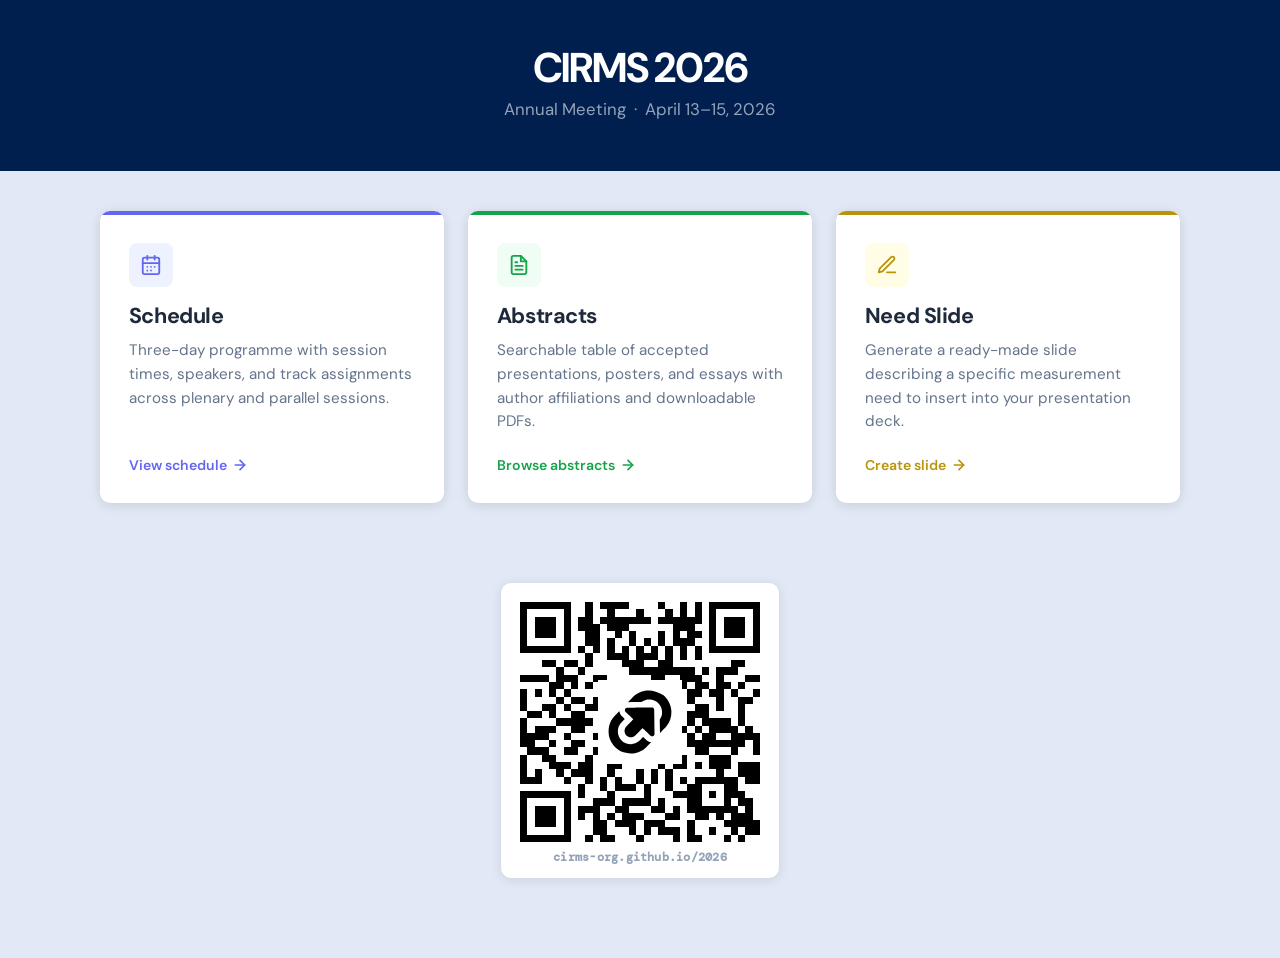
<file: index.html>
<!DOCTYPE html>
<html lang="en">
<head>
  <meta charset="UTF-8">
  <meta name="viewport" content="width=device-width, initial-scale=1">
  <title>CIRMS 2026 — Annual Meeting</title>
  <link href="https://fonts.googleapis.com/css2?family=DM+Mono:wght@400&family=DM+Sans:wght@400;500;600;700&display=swap" rel="stylesheet">
  <link href="index.css" rel="stylesheet">
</head>
<body>

<header class="site-header">
  <h1>CIRMS 2026</h1>
  <p class="meta">Annual Meeting &nbsp;·&nbsp; April 13&ndash;15, 2026</p>
</header>

<main>
  <div class="cards">

    <a class="card card--schedule" href="schedule/">
      <div class="card-icon">
        <svg viewBox="0 0 24 24"><rect x="3" y="4" width="18" height="18" rx="2"/><line x1="16" y1="2" x2="16" y2="6"/><line x1="8" y1="2" x2="8" y2="6"/><line x1="3" y1="10" x2="21" y2="10"/><line x1="8" y1="14" x2="8" y2="14.01"/><line x1="12" y1="14" x2="12" y2="14.01"/><line x1="16" y1="14" x2="16" y2="14.01"/><line x1="8" y1="18" x2="8" y2="18.01"/><line x1="12" y1="18" x2="12" y2="18.01"/></svg>
      </div>
      <h2>Schedule</h2>
      <p>Three-day programme with session times, speakers, and track assignments across plenary and parallel sessions.</p>
      <span class="card-cta">View schedule <svg viewBox="0 0 24 24"><line x1="5" y1="12" x2="19" y2="12"/><polyline points="12 5 19 12 12 19"/></svg></span>
    </a>

    <a class="card card--abstracts" href="abstracts/">
      <div class="card-icon">
        <svg viewBox="0 0 24 24"><path d="M14 2H6a2 2 0 0 0-2 2v16a2 2 0 0 0 2 2h12a2 2 0 0 0 2-2V8z"/><polyline points="14 2 14 8 20 8"/><line x1="16" y1="13" x2="8" y2="13"/><line x1="16" y1="17" x2="8" y2="17"/><line x1="10" y1="9" x2="8" y2="9"/></svg>
      </div>
      <h2>Abstracts</h2>
      <p>Searchable table of accepted presentations, posters, and essays with author affiliations and downloadable PDFs.</p>
      <span class="card-cta">Browse abstracts <svg viewBox="0 0 24 24"><line x1="5" y1="12" x2="19" y2="12"/><polyline points="12 5 19 12 12 19"/></svg></span>
    </a>

    <a class="card card--need" href="need/">
      <div class="card-icon">
        <svg viewBox="0 0 24 24"><path d="M12 20h9"/><path d="M16.5 3.5a2.121 2.121 0 0 1 3 3L7 19l-4 1 1-4L16.5 3.5z"/></svg>
      </div>
      <h2>Need Slide</h2>
      <p>Generate a ready-made slide describing a specific measurement need to insert into your presentation deck.</p>
      <span class="card-cta">Create slide <svg viewBox="0 0 24 24"><line x1="5" y1="12" x2="19" y2="12"/><polyline points="12 5 19 12 12 19"/></svg></span>
    </a>

  </div>

  <div class="qr-section">
    <div class="qr-wrap">
      <img src="assets/cirsm-2026-qr.svg" alt="QR code linking to CIRMS 2026 site">
      <div class="qr-label"><a href="https://cirms-org.github.io/2026">cirms-org.github.io/2026</a></div>
    </div>
  </div>
</main>

</body>
</html>
</file>
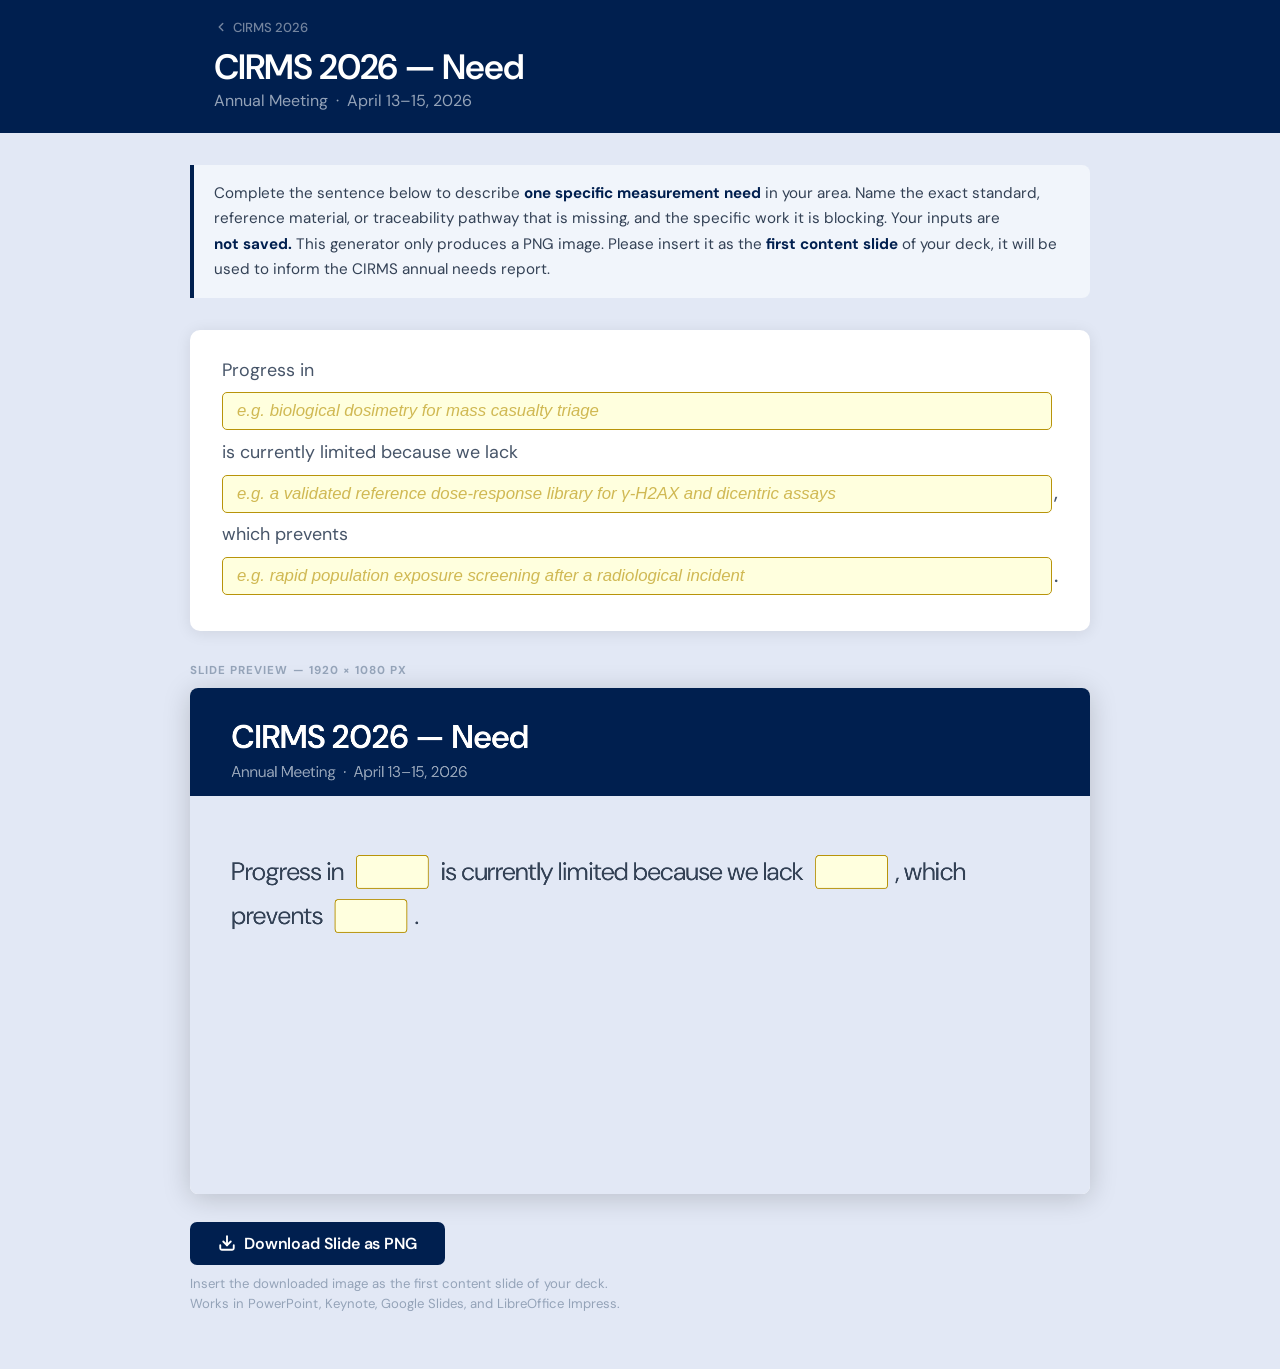
<file: need/index.html>
<!DOCTYPE html>
<html lang="en">
<head>
  <meta charset="UTF-8">
  <meta name="viewport" content="width=device-width, initial-scale=1">
  <title>CIRMS 2026 — Need</title>
  <link href="https://fonts.googleapis.com/css2?family=DM+Sans:wght@400;500;600&family=DM+Mono:wght@400&display=swap" rel="stylesheet">
  <link href="need.css" rel="stylesheet">
</head>
<body>

<!-- ── Header — same markup pattern as schedule ──────────────────────── -->
<header class="conf-header">
  <div class="container">
    <a href="/2026/" class="back-link">
        <svg width="14" height="14" viewBox="0 0 24 24" fill="none" stroke="currentColor"
            stroke-width="2.5" stroke-linecap="round" stroke-linejoin="round"
            style="vertical-align: -2px; margin-right: 2px;">
            <polyline points="15 18 9 12 15 6"/>
        </svg>
        CIRMS 2026
    </a>
    <h1>CIRMS 2026 — Need</h1>
    <p class="conf-meta">Annual Meeting &nbsp;·&nbsp; April 13–15, 2026</p>
  </div>
</header>

<div class="container main-content">

  <div class="instruction">
    Complete the sentence below to describe <strong>one specific measurement need</strong> in your area. Name the exact standard, reference material, or traceability pathway that is missing, and the specific work it is blocking. Your inputs are <strong>not&nbsp;saved.</strong> This generator only produces a PNG image. Please insert it as the <strong>first content slide</strong> of your deck, it will be used to inform the CIRMS annual needs report.
  </div>

  <!-- ── Sentence form ─────────────────────────────────────────────── -->
  <div class="need-form">
    <div class="sentence-builder">

      <span class="sentence-frag">Progress in</span>
      <div class="input-punct-wrap">
        <div class="input-wrap">
          <input class="blank-input" id="f-area" type="text" maxlength="90"
                 placeholder="e.g. biological dosimetry for mass casualty triage"
                 autocomplete="off">
          <span class="char-countdown" id="cd-area">90</span>
        </div>
        <span class="punct punct-invisible">.</span>
      </div>

      <span class="sentence-frag">is currently limited because we lack</span>
      <div class="input-punct-wrap">
        <div class="input-wrap">
          <input class="blank-input" id="f-standard" type="text" maxlength="90"
                 placeholder="e.g. a validated reference dose-response library for γ-H2AX and dicentric assays"
                 autocomplete="off">
          <span class="char-countdown" id="cd-standard">80</span>
        </div>
        <span class="punct"> ,</span>
      </div>

      <span class="sentence-frag">which prevents</span>
      <div class="input-punct-wrap">
        <div class="input-wrap">
          <input class="blank-input" id="f-capability" type="text" maxlength="90"
                 placeholder="e.g. rapid population exposure screening after a radiological incident"
                 autocomplete="off">
          <span class="char-countdown" id="cd-capability">90</span>
        </div>
        <span class="punct"> .</span>
      </div>

    </div>
  </div>

  <!-- ── Slide preview ─────────────────────────────────────────────── -->
  <div class="preview-label">Slide Preview — 1920 × 1080 px</div>
  <div class="preview-wrapper">
    <canvas id="slidePreview"></canvas>
  </div>

  <!-- ── Download ──────────────────────────────────────────────────── -->
  <button class="btn-download" id="btnDownload">
    <svg width="18" height="18" viewBox="0 0 24 24" fill="none" stroke="currentColor"
         stroke-width="2.5" stroke-linecap="round" stroke-linejoin="round">
      <path d="M21 15v4a2 2 0 0 1-2 2H5a2 2 0 0 1-2-2v-4"/>
      <polyline points="7 10 12 15 17 10"/>
      <line x1="12" y1="15" x2="12" y2="3"/>
    </svg>
    Download Slide as PNG
  </button>
  <p class="download-note">
    Insert the downloaded image as the first content slide of your deck.<br>
    Works in PowerPoint, Keynote, Google Slides, and LibreOffice Impress.
  </p>

</div>

<script src="need.js"></script>
</body>
</html>
</file>
<file: index.css>
/* ── Variables ────────────────────────────────────────────────────────── */

:root {
  --navy:  #001f4f;
  --bg:    #e2e8f5;
  --text:  #1e293b;
  --muted: #94a3b8;
}

/* ── Reset ────────────────────────────────────────────────────────────── */

*, *::before, *::after { box-sizing: border-box; margin: 0; padding: 0; }

body {
  font-family: 'DM Sans', sans-serif;
  background: var(--bg);
  color: var(--text);
  min-height: 100dvh;
  display: flex;
  flex-direction: column;
}

/* ── Header ───────────────────────────────────────────────────────────── */

.site-header {
  background: var(--navy);
  color: #fff;
  padding: 2.8rem 2rem 3.2rem;
  text-align: center;
}

.site-header h1 {
  font-size: 2.6rem;
  font-weight: 700;
  letter-spacing: -0.03em;
  line-height: 1.15;
}

.site-header .meta {
  color: var(--muted);
  font-size: 1.05rem;
  margin-top: 0.35rem;
}

/* ── Main ─────────────────────────────────────────────────────────────── */

main {
  flex: 1;
  display: flex;
  flex-direction: column;
  align-items: center;
  padding: 2.5rem 1.5rem 4rem;
}

/* ── Card grid ────────────────────────────────────────────────────────── */

.cards {
  display: grid;
  grid-template-columns: repeat(auto-fit, minmax(280px, 1fr));
  gap: 1.5rem;
  width: 100%;
  max-width: 1080px;
}

/* ── Card ─────────────────────────────────────────────────────────────── */

.card {
  background: #fff;
  border-radius: 10px;
  box-shadow: 0 2px 12px rgba(0,0,0,0.12);
  padding: 2rem 1.8rem 1.8rem;
  text-decoration: none;
  color: var(--text);
  display: flex;
  flex-direction: column;
  gap: 0.6rem;
  position: relative;
  overflow: hidden;
  transition: transform 0.2s, box-shadow 0.2s;
}

.card::before {
  content: '';
  position: absolute;
  top: 0; left: 0; right: 0;
  height: 4px;
  background: var(--accent);
}

.card:hover {
  transform: translateY(-4px);
  box-shadow: 0 8px 24px rgba(0,0,0,0.16);
}

.card-icon {
  width: 44px;
  height: 44px;
  border-radius: 8px;
  background: var(--accent-bg);
  display: flex;
  align-items: center;
  justify-content: center;
}

.card-icon svg {
  width: 22px;
  height: 22px;
  stroke: var(--accent);
  fill: none;
  stroke-width: 2;
  stroke-linecap: round;
  stroke-linejoin: round;
}

.card h2 {
  font-size: 1.35rem;
  font-weight: 700;
  letter-spacing: -0.02em;
  margin-top: 0.3rem;
}

.card p {
  font-size: 0.95rem;
  color: #64748b;
  line-height: 1.55;
}

.card-cta {
  margin-top: auto;
  padding-top: 0.8rem;
  font-size: 0.88rem;
  font-weight: 600;
  color: var(--accent);
  display: flex;
  align-items: center;
  gap: 0.35rem;
  transition: gap 0.15s;
}

.card:hover .card-cta { gap: 0.55rem; }

.card-cta svg {
  width: 16px;
  height: 16px;
  stroke: var(--accent);
  fill: none;
  stroke-width: 2.5;
  stroke-linecap: round;
  stroke-linejoin: round;
  transition: transform 0.15s;
}

.card:hover .card-cta svg { transform: translateX(2px); }

/* Card accents */
.card--schedule  { --accent: #6366f1; --accent-bg: #eef2ff; }
.card--abstracts { --accent: #16a34a; --accent-bg: #f0fdf4; }
.card--need      { --accent: #b8940a; --accent-bg: #fffde6; }

/* ── QR code ──────────────────────────────────────────────────────────── */

.qr-section {
  text-align: center;
  padding: 5rem 1rem 1rem;
}

.qr-wrap {
  display: inline-block;
  background: #fff;
  border-radius: 10px;
  padding: 1.2rem 1.2rem 0.8rem;
  box-shadow: 0 2px 12px rgba(0,0,0,0.10);
}

.qr-wrap img {
  display: block;
  width: 240px;
  height: 240px;
}

.qr-label {
  font-family: 'DM Mono', monospace;
  font-size: 0.72rem;
  font-weight: 600;
  color: var(--muted);
  letter-spacing: 0.02em;
  margin-top: 0.5rem;
}

.qr-label a {
  color: inherit;
  text-decoration: none;
}

.qr-label a:hover { text-decoration: underline; }

/* ── Footer ───────────────────────────────────────────────────────────── */

.site-footer {
  text-align: center;
  padding: 1.2rem 1rem;
  font-size: 0.82rem;
  color: var(--muted);
}

.site-footer a {
  color: var(--navy);
  text-decoration: none;
  font-weight: 500;
}

.site-footer a:hover { text-decoration: underline; }

/* ── Mobile ───────────────────────────────────────────────────────────── */

@media (max-width: 480px) {
  .site-header     { padding: 2rem 1.2rem 2.4rem; }
  .site-header h1  { font-size: 1.9rem; }
  main             { padding: 1.5rem 1rem 3rem; }
  .card            { padding: 1.5rem 1.4rem 1.4rem; }
  .qr-section      { padding-top: 2.5rem; }
}
</file>
<file: need/need.css>
/* ── Variables — mirror schedule.css ────────────────────────────────── */

:root {
  --cirms-blue:  #001f4f;
  --background:  #e2e8f5;
  --text:        #1e293b;
  --muted:       #94a3b8;
  --high-bg:     #ffffde;
  --high-border: #b8940a;
  --high-text:   #907823;
}

*, *::before, *::after { box-sizing: border-box; margin: 0; padding: 0; }

body {
  font-family: 'DM Sans', sans-serif;
  background: var(--background);
  color: var(--text);
  min-height: 100vh;
}

/* ── Header — identical to schedule ─────────────────────────────────── */

.conf-header {
  background: var(--cirms-blue);
  color: #fff;
  padding: 1rem 0 1.4rem;
}
.conf-header h1 {
  font-size: 2.2rem;
  font-weight: 600;
  letter-spacing: -0.03em;
  margin: 0;
}
.conf-header .conf-meta {
  color: var(--muted);
  font-size: 1rem;
  margin: 0;
}

.back-link {
    display: inline-block;
    font-size: 0.82rem;
    font-weight: 500;
    color: rgba(255,255,255,0.45);
    text-decoration: none;
    margin-bottom: 0.5rem;
    transition: color 0.15s;
}

.back-link:hover {
    color: rgba(255,255,255,0.85);
}

/* ── Layout ──────────────────────────────────────────────────────────── */

.container {
  max-width: 900px;
  margin: 0 auto;
  padding: 0 1.5rem;
}

.main-content { padding: 2rem 0 3.5rem; }

/* ── Instruction banner ──────────────────────────────────────────────── */

.instruction {
  background: #f1f5fb;
  border-left: 4px solid var(--cirms-blue);
  border-radius: 0 8px 8px 0;
  padding: 1rem 1.25rem;
  margin-bottom: 2rem;
  font-size: 0.95rem;
  line-height: 1.65;
  color: #334155;
}
.instruction strong { color: var(--cirms-blue); }

/* ── Sentence form card ──────────────────────────────────────────────── */

.need-form {
  background: #fff;
  border-radius: 10px;
  padding: 1.75rem 2rem 2.25rem;
  box-shadow: 0 2px 16px rgba(0,0,0,0.09);
  margin-bottom: 2rem;
}

/* Vertical form: connective text + full-width input, stacked */
.sentence-builder {
  display: flex;
  flex-direction: column;
  gap: 0.6rem;
  font-size: 1.12rem;
  color: #475569;
  font-weight: 400;
}

.sentence-frag { line-height: 1.4; }

.blank-input {
  display: block;
  width: 100%;
  font-size: 1.05rem;
  font-weight: 600;
  color: var(--high-text);
  background: var(--high-bg);
  border: 1.5px solid var(--high-border);
  border-radius: 5px;
  padding: 8px 14px;
  outline: none;
  transition: border-color 0.15s, box-shadow 0.15s;
}
.blank-input:focus {
  border-color: var(--cirms-blue);
  box-shadow: 0 0 0 3px rgba(0,31,79,0.13);
}
.blank-input::placeholder {
  color: var(--high-border);
  opacity: 0.65;
  font-weight: 400;
  font-style: italic;
}

/* ── Slide preview ───────────────────────────────────────────────────── */

.preview-label {
  font-size: 0.72rem;
  font-weight: 700;
  text-transform: uppercase;
  letter-spacing: 0.09em;
  color: var(--muted);
  margin-bottom: 0.6rem;
}
.preview-wrapper {
  border-radius: 8px;
  overflow: hidden;
  box-shadow: 0 4px 28px rgba(0,0,0,0.18);
  background: #fff;
  margin-bottom: 1.75rem;
  line-height: 0; /* kill baseline gap under canvas */
}
#slidePreview {
  display: block;
  width: 100%;
  height: auto;
}

/* ── Download button ─────────────────────────────────────────────────── */

.btn-download {
  display: inline-flex;
  align-items: center;
  gap: 0.5rem;
  background: var(--cirms-blue);
  color: #fff;
  font-family: 'DM Sans', sans-serif;
  font-size: 1rem;
  font-weight: 600;
  padding: 0.7rem 1.75rem;
  border: none;
  border-radius: 7px;
  cursor: pointer;
  letter-spacing: -0.01em;
  transition: background 0.15s, transform 0.1s;
}
.btn-download:hover  { background: #002d70; }
.btn-download:active { transform: scale(0.98); }

.download-note {
  font-size: 0.82rem;
  color: var(--muted);
  margin-top: 0.55rem;
  line-height: 1.5;
}

/* ── Punctuation wrapper ─────────────────────────────────────────────── */

.input-punct-wrap {
  display: flex;
  align-items: center;
  gap: 2px;
}
.input-wrap {
  position: relative;
  flex: 1;
}
.input-wrap .blank-input {
  width: 100%;
}
.char-countdown {
  position: absolute;
  top: -1.6em;
  right: 2px;
  font-size: 0.78rem;
  font-family: 'DM Mono', monospace;
  color: var(--muted);
  opacity: 0;
  transition: opacity 0.2s, color 0.2s;
  pointer-events: none;
}
.char-countdown.visible        { opacity: 1; }
.char-countdown.low            { color: #f59e0b; }
.char-countdown.critical       { color: #e11d48; font-weight: 600; }
.punct { font-size: 1.4rem; font-weight: 400; color: #475569; line-height: 1; padding-bottom: 2px; flex-shrink: 0; }
.punct-invisible { visibility: hidden; }

/* ── Mobile ──────────────────────────────────────────────────────────── */

@media (max-width: 600px) {
  .conf-header h1       { font-size: 1.5rem; }
  .conf-header .conf-meta { font-size: 0.88rem; }
  .container            { padding: 0 1rem; }
  .main-content         { padding: 1.25rem 0 2.5rem; }
  .instruction          { font-size: 0.88rem; padding: 0.85rem 1rem; margin-bottom: 1.25rem; }
  .need-form            { padding: 1.25rem 1rem 1rem; margin-bottom: 1.25rem; }
  .sentence-builder     { font-size: 0.95rem; gap: 0.4rem; }
  .blank-input          { font-size: 0.95rem; padding: 7px 10px; }
  .punct                { font-size: 1.2rem; }
  .preview-label        { font-size: 0.68rem; }
  .btn-download         { font-size: 0.92rem; padding: 0.65rem 1.25rem; width: 100%; justify-content: center; }
  .download-note        { font-size: 0.78rem; }
}
</file>
